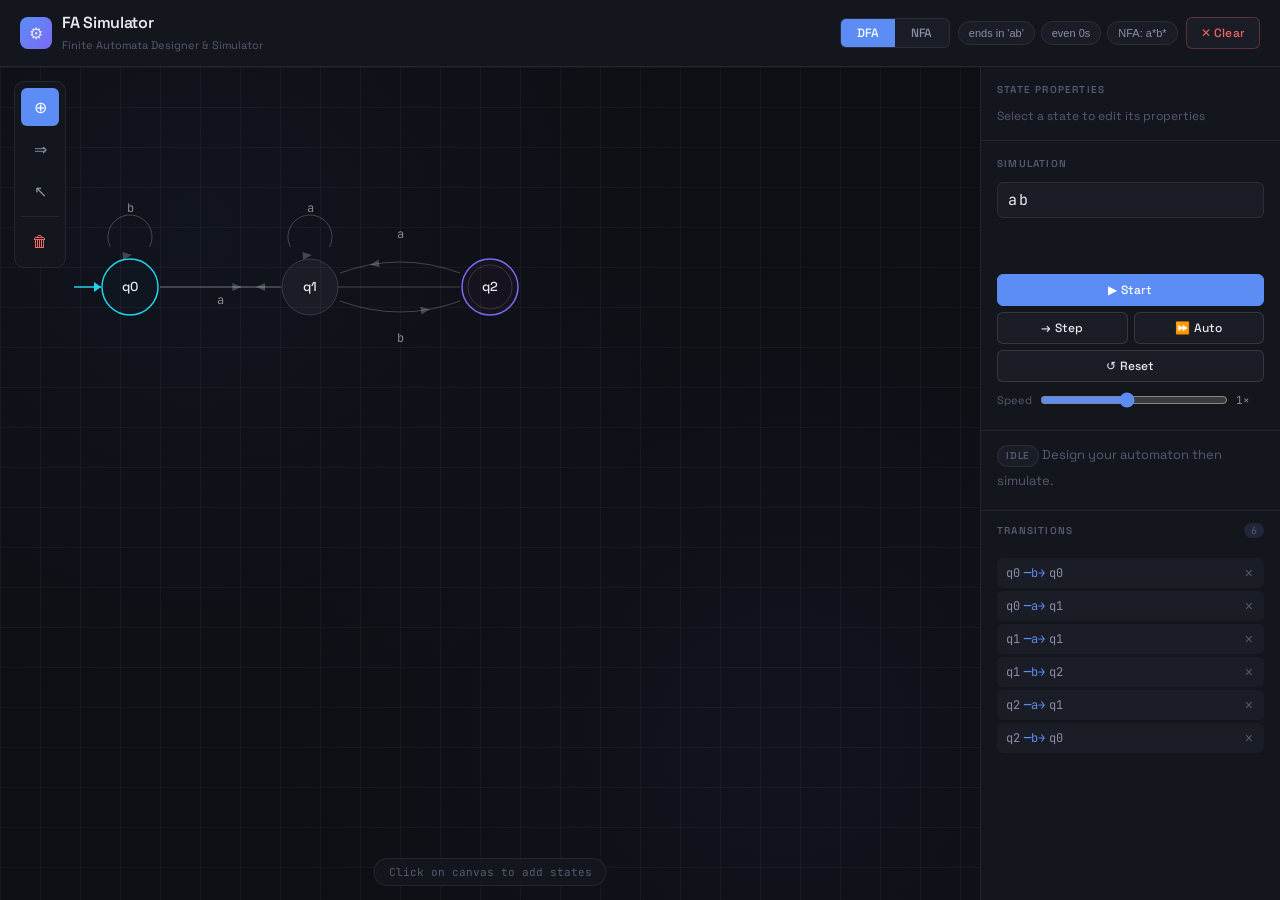
<file: finite_automata_simulator.html>
<!DOCTYPE html>
<html lang="en">
<head>
<meta charset="UTF-8">
<meta name="viewport" content="width=device-width, initial-scale=1.0">
<title>Finite Automata Simulator</title>
<link href="https://fonts.googleapis.com/css2?family=JetBrains+Mono:wght@400;500;600&family=Space+Grotesk:wght@300;400;500;600;700&display=swap" rel="stylesheet">
<style>
  :root {
    --bg: #0d0f14;
    --surface: #13161d;
    --surface2: #1a1d26;
    --surface3: #21263a;
    --border: rgba(255,255,255,0.07);
    --border2: rgba(255,255,255,0.12);
    --text: #e8eaf0;
    --text2: #8a8fa8;
    --text3: #555b72;
    --accent: #5b8df5;
    --accent2: #7c6af7;
    --green: #3ecf8e;
    --red: #f56565;
    --amber: #f5a623;
    --cyan: #22d3ee;
    --radius: 10px;
    --radius-sm: 6px;
    --mono: 'JetBrains Mono', monospace;
    --sans: 'Space Grotesk', sans-serif;
  }

  * { box-sizing: border-box; margin: 0; padding: 0; }

  body {
    font-family: var(--sans);
    background: var(--bg);
    color: var(--text);
    min-height: 100vh;
    display: flex;
    flex-direction: column;
    overflow: hidden;
  }

  /* HEADER */
  header {
    display: flex;
    align-items: center;
    justify-content: space-between;
    padding: 12px 20px;
    background: var(--surface);
    border-bottom: 1px solid var(--border);
    flex-shrink: 0;
    gap: 12px;
    flex-wrap: wrap;
  }

  .logo {
    display: flex;
    align-items: center;
    gap: 10px;
  }

  .logo-icon {
    width: 32px; height: 32px;
    background: linear-gradient(135deg, var(--accent), var(--accent2));
    border-radius: 8px;
    display: flex; align-items: center; justify-content: center;
    font-size: 16px;
  }

  .logo h1 {
    font-size: 16px;
    font-weight: 600;
    letter-spacing: -0.3px;
  }

  .logo span {
    font-size: 11px;
    color: var(--text3);
    font-weight: 400;
  }

  .header-controls {
    display: flex;
    align-items: center;
    gap: 8px;
    flex-wrap: wrap;
  }

  .type-toggle {
    display: flex;
    background: var(--surface2);
    border: 1px solid var(--border);
    border-radius: var(--radius-sm);
    overflow: hidden;
  }

  .type-toggle button {
    padding: 6px 16px;
    font-family: var(--sans);
    font-size: 12px;
    font-weight: 500;
    border: none;
    background: transparent;
    color: var(--text2);
    cursor: pointer;
    transition: all 0.15s;
    letter-spacing: 0.3px;
  }

  .type-toggle button.active {
    background: var(--accent);
    color: #fff;
  }

  .btn {
    padding: 7px 14px;
    font-family: var(--sans);
    font-size: 12px;
    font-weight: 500;
    border-radius: var(--radius-sm);
    border: 1px solid var(--border2);
    background: var(--surface2);
    color: var(--text);
    cursor: pointer;
    transition: all 0.15s;
    letter-spacing: 0.2px;
    white-space: nowrap;
  }

  .btn:hover { background: var(--surface3); border-color: rgba(255,255,255,0.2); }
  .btn:active { transform: scale(0.97); }
  .btn.danger { border-color: rgba(245,101,101,0.3); color: var(--red); }
  .btn.danger:hover { background: rgba(245,101,101,0.08); }
  .btn.primary { background: var(--accent); border-color: var(--accent); color: #fff; }
  .btn.primary:hover { background: #6d9cf7; }
  .btn.success-btn { background: var(--green); border-color: var(--green); color: #0d1a0f; }

  /* MAIN LAYOUT */
  .main {
    display: grid;
    grid-template-columns: 1fr 300px;
    flex: 1;
    overflow: hidden;
  }

  /* CANVAS */
  #canvas-wrap {
    position: relative;
    overflow: hidden;
    background: var(--bg);
    background-image:
      radial-gradient(circle at 20% 20%, rgba(91,141,245,0.04) 0%, transparent 50%),
      radial-gradient(circle at 80% 80%, rgba(124,106,247,0.04) 0%, transparent 50%);
  }

  #grid-bg {
    position: absolute; inset: 0; pointer-events: none;
    background-image:
      linear-gradient(var(--border) 1px, transparent 1px),
      linear-gradient(90deg, var(--border) 1px, transparent 1px);
    background-size: 40px 40px;
    opacity: 0.5;
  }

  canvas {
    display: block;
    width: 100%;
    height: 100%;
    cursor: crosshair;
  }

  /* TOOLBAR */
  .toolbar {
    position: absolute;
    top: 14px;
    left: 14px;
    display: flex;
    flex-direction: column;
    gap: 4px;
    background: var(--surface);
    border: 1px solid var(--border);
    border-radius: var(--radius);
    padding: 6px;
  }

  .tool-btn {
    width: 38px; height: 38px;
    display: flex; align-items: center; justify-content: center;
    border-radius: var(--radius-sm);
    border: none;
    background: transparent;
    color: var(--text2);
    cursor: pointer;
    font-size: 16px;
    transition: all 0.15s;
    position: relative;
  }

  .tool-btn:hover { background: var(--surface2); color: var(--text); }
  .tool-btn.active { background: var(--accent); color: #fff; }

  .tool-sep { height: 1px; background: var(--border); margin: 2px 0; }

  /* Tooltip */
  .tool-btn::after {
    content: attr(data-tip);
    position: absolute;
    left: 46px; top: 50%;
    transform: translateY(-50%);
    background: var(--surface3);
    border: 1px solid var(--border2);
    color: var(--text);
    font-family: var(--sans);
    font-size: 11px;
    padding: 4px 8px;
    border-radius: 4px;
    white-space: nowrap;
    pointer-events: none;
    opacity: 0;
    transition: opacity 0.1s;
    z-index: 10;
  }

  .tool-btn:hover::after { opacity: 1; }

  /* Canvas hint */
  .canvas-hint {
    position: absolute;
    bottom: 14px;
    left: 50%;
    transform: translateX(-50%);
    background: var(--surface);
    border: 1px solid var(--border);
    border-radius: 20px;
    padding: 6px 14px;
    font-size: 11px;
    color: var(--text3);
    font-family: var(--mono);
    pointer-events: none;
    transition: opacity 0.3s;
  }

  /* SIDEBAR */
  .sidebar {
    background: var(--surface);
    border-left: 1px solid var(--border);
    display: flex;
    flex-direction: column;
    overflow: hidden;
  }

  .panel {
    padding: 16px;
    border-bottom: 1px solid var(--border);
  }

  .panel-title {
    font-size: 10px;
    font-weight: 600;
    letter-spacing: 0.12em;
    text-transform: uppercase;
    color: var(--text3);
    margin-bottom: 12px;
  }

  /* State props */
  .field { margin-bottom: 10px; }
  .field label { display: block; font-size: 11px; color: var(--text3); margin-bottom: 5px; }

  input[type=text], input[type=number] {
    width: 100%;
    background: var(--surface2);
    border: 1px solid var(--border);
    border-radius: var(--radius-sm);
    color: var(--text);
    font-family: var(--mono);
    font-size: 13px;
    padding: 7px 10px;
    outline: none;
    transition: border-color 0.15s;
  }

  input[type=text]:focus, input[type=number]:focus {
    border-color: var(--accent);
  }

  .checkbox-row {
    display: flex;
    align-items: center;
    gap: 8px;
    margin-bottom: 8px;
    cursor: pointer;
  }

  .checkbox-row input[type=checkbox] { accent-color: var(--accent); width: 14px; height: 14px; cursor: pointer; }
  .checkbox-row span { font-size: 13px; color: var(--text2); }

  /* Simulation panel */
  .sim-input-wrap {
    display: flex;
    gap: 6px;
    margin-bottom: 10px;
  }

  .sim-input-wrap input {
    flex: 1;
    font-family: var(--mono);
    font-size: 15px;
    letter-spacing: 0.1em;
  }

  /* Tape */
  #tape {
    display: flex;
    gap: 3px;
    min-height: 36px;
    align-items: center;
    flex-wrap: wrap;
    margin-bottom: 10px;
  }

  .tape-cell {
    width: 30px; height: 30px;
    display: flex; align-items: center; justify-content: center;
    font-family: var(--mono);
    font-size: 14px;
    font-weight: 500;
    border: 1px solid var(--border);
    border-radius: 5px;
    background: var(--surface2);
    color: var(--text3);
    transition: all 0.2s;
  }

  .tape-cell.done { color: var(--text3); border-color: var(--border); background: var(--bg); }
  .tape-cell.current {
    background: rgba(245,166,35,0.15);
    border-color: var(--amber);
    color: var(--amber);
    transform: scale(1.1);
    box-shadow: 0 0 10px rgba(245,166,35,0.25);
  }

  .tape-cell.upcoming { color: var(--text2); }

  .sim-btns {
    display: grid;
    grid-template-columns: 1fr 1fr;
    gap: 6px;
    margin-bottom: 10px;
  }

  .sim-btns .btn { text-align: center; }
  .sim-btns .btn.full { grid-column: 1/-1; }

  .speed-row {
    display: flex;
    align-items: center;
    gap: 8px;
  }

  .speed-row label { font-size: 11px; color: var(--text3); white-space: nowrap; }

  input[type=range] {
    flex: 1;
    accent-color: var(--accent);
    cursor: pointer;
  }

  .speed-row span { font-size: 11px; color: var(--text2); font-family: var(--mono); min-width: 28px; }

  /* Status */
  #status-area {
    padding: 14px 16px;
    flex-shrink: 0;
    border-bottom: 1px solid var(--border);
  }

  #status-msg {
    font-size: 13px;
    line-height: 1.6;
    min-height: 20px;
  }

  .badge {
    display: inline-block;
    font-size: 10px;
    font-weight: 600;
    letter-spacing: 0.08em;
    text-transform: uppercase;
    padding: 2px 8px;
    border-radius: 20px;
    margin-bottom: 4px;
  }

  .badge.accept { background: rgba(62,207,142,0.15); color: var(--green); border: 1px solid rgba(62,207,142,0.3); }
  .badge.reject { background: rgba(245,101,101,0.12); color: var(--red); border: 1px solid rgba(245,101,101,0.25); }
  .badge.running { background: rgba(245,166,35,0.12); color: var(--amber); border: 1px solid rgba(245,166,35,0.25); }
  .badge.idle { background: var(--surface2); color: var(--text3); border: 1px solid var(--border); }

  #step-info {
    font-size: 11px;
    color: var(--text3);
    font-family: var(--mono);
    margin-top: 4px;
  }

  #nfa-paths {
    font-size: 11px;
    color: var(--text2);
    font-family: var(--mono);
    margin-top: 6px;
    line-height: 1.8;
    max-height: 50px;
    overflow-y: auto;
  }

  /* Transitions list */
  #trans-list {
    flex: 1;
    overflow-y: auto;
    padding: 10px 16px;
  }

  #trans-list::-webkit-scrollbar { width: 4px; }
  #trans-list::-webkit-scrollbar-track { background: transparent; }
  #trans-list::-webkit-scrollbar-thumb { background: var(--border2); border-radius: 2px; }

  .trans-item {
    display: flex;
    align-items: center;
    justify-content: space-between;
    padding: 6px 8px;
    border-radius: var(--radius-sm);
    font-size: 12px;
    font-family: var(--mono);
    color: var(--text2);
    margin-bottom: 3px;
    background: var(--surface2);
    border: 1px solid transparent;
    transition: all 0.15s;
  }

  .trans-item:hover { border-color: var(--border2); }
  .trans-item.highlighted { border-color: var(--amber); background: rgba(245,166,35,0.08); color: var(--amber); }

  .trans-item .del-trans {
    background: none; border: none;
    color: var(--text3); cursor: pointer; font-size: 14px; padding: 0 2px;
    line-height: 1;
  }
  .trans-item .del-trans:hover { color: var(--red); }

  .trans-arrow { color: var(--accent); margin: 0 4px; }
  .trans-sym { color: var(--cyan); margin: 0 4px; }

  .panel-title-row {
    display: flex;
    align-items: center;
    justify-content: space-between;
    margin-bottom: 10px;
  }

  .count-badge {
    font-size: 10px;
    background: var(--surface3);
    color: var(--text3);
    padding: 1px 7px;
    border-radius: 20px;
    font-family: var(--mono);
  }

  /* Examples */
  .examples-row {
    display: flex;
    gap: 6px;
    flex-wrap: wrap;
  }

  .ex-btn {
    font-size: 11px;
    padding: 5px 10px;
    background: var(--surface2);
    border: 1px solid var(--border);
    border-radius: 20px;
    color: var(--text2);
    cursor: pointer;
    transition: all 0.15s;
  }

  .ex-btn:hover { border-color: var(--accent); color: var(--accent); }

  /* Modal for transition editing */
  .modal-overlay {
    display: none;
    position: fixed; inset: 0;
    background: rgba(0,0,0,0.6);
    z-index: 100;
    align-items: center; justify-content: center;
  }
  .modal-overlay.open { display: flex; }
  .modal {
    background: var(--surface);
    border: 1px solid var(--border2);
    border-radius: var(--radius);
    padding: 20px;
    width: 280px;
    box-shadow: 0 20px 60px rgba(0,0,0,0.5);
  }
  .modal h3 { font-size: 14px; font-weight: 600; margin-bottom: 14px; }
  .modal-btns { display: flex; gap: 8px; justify-content: flex-end; margin-top: 14px; }

  /* Responsive */
  @media (max-width: 640px) {
    .main { grid-template-columns: 1fr; grid-template-rows: 1fr auto; }
    .sidebar { max-height: 45vh; overflow-y: auto; }
    body { overflow: auto; }
  }
</style>
</head>
<body>

<header>
  <div class="logo">
    <div class="logo-icon">⚙</div>
    <div>
      <h1>FA Simulator</h1>
      <span>Finite Automata Designer &amp; Simulator</span>
    </div>
  </div>
  <div class="header-controls">
    <div class="type-toggle">
      <button id="btn-dfa" class="active" onclick="setAutType('DFA')">DFA</button>
      <button id="btn-nfa" onclick="setAutType('NFA')">NFA</button>
    </div>
    <div class="examples-row">
      <button class="ex-btn" onclick="loadExample('ab')">ends in 'ab'</button>
      <button class="ex-btn" onclick="loadExample('even')">even 0s</button>
      <button class="ex-btn" onclick="loadExample('nfa')">NFA: a*b*</button>
    </div>
    <button class="btn danger" onclick="clearAll()">✕ Clear</button>
  </div>
</header>

<div class="main">
  <div id="canvas-wrap">
    <div id="grid-bg"></div>
    <canvas id="c"></canvas>

    <div class="toolbar">
      <button class="tool-btn active" id="tool-state" data-tip="Add State (click canvas)" onclick="setMode('state')">⊕</button>
      <button class="tool-btn" id="tool-trans" data-tip="Add Transition (drag between states)" onclick="setMode('trans')">⇒</button>
      <button class="tool-btn" id="tool-select" data-tip="Select / Move (click or drag)" onclick="setMode('select')">↖</button>
      <div class="tool-sep"></div>
      <button class="tool-btn" data-tip="Delete selected state" onclick="deleteSelected()" style="color:var(--red)">🗑</button>
    </div>

    <div class="canvas-hint" id="hint">Click on canvas to add states</div>
  </div>

  <div class="sidebar">
    <!-- State Properties -->
    <div class="panel" id="state-panel">
      <div class="panel-title">State Properties</div>
      <div id="state-props">
        <p style="font-size:12px;color:var(--text3)">Select a state to edit its properties</p>
      </div>
    </div>

    <!-- Simulation -->
    <div class="panel">
      <div class="panel-title">Simulation</div>
      <div class="sim-input-wrap">
        <input type="text" id="input-str" placeholder="input string…" value="ab">
      </div>
      <div id="tape"></div>
      <div class="sim-btns">
        <button class="btn primary full" onclick="startSim()">▶ Start</button>
        <button class="btn" onclick="stepSim()">→ Step</button>
        <button class="btn" id="auto-btn" onclick="autoRun()">⏩ Auto</button>
        <button class="btn full" onclick="resetSim()">↺ Reset</button>
      </div>
      <div class="speed-row">
        <label>Speed</label>
        <input type="range" id="speed" min="100" max="1400" value="700" step="100" oninput="updateSpeedLabel(this.value)">
        <span id="speed-lbl">1×</span>
      </div>
      <div id="nfa-paths"></div>
    </div>

    <!-- Status -->
    <div id="status-area">
      <div id="status-msg"><span class="badge idle">Idle</span> <span style="font-size:13px;color:var(--text3)">Design your automaton then simulate.</span></div>
      <div id="step-info"></div>
    </div>

    <!-- Transitions list -->
    <div class="panel-title-row" style="padding:12px 16px 0;">
      <span class="panel-title" style="margin-bottom:0">Transitions</span>
      <span class="count-badge" id="trans-count">0</span>
    </div>
    <div id="trans-list"></div>
  </div>
</div>

<!-- Modal for transition symbol -->
<div class="modal-overlay" id="modal">
  <div class="modal">
    <h3>Add Transition</h3>
    <div class="field">
      <label>Symbol (use ε for epsilon / NFA)</label>
      <input type="text" id="modal-sym" placeholder="a, b, 0, 1, ε …" maxlength="10">
    </div>
    <div class="modal-btns">
      <button class="btn" onclick="closeModal(false)">Cancel</button>
      <button class="btn primary" onclick="closeModal(true)">Add</button>
    </div>
  </div>
</div>

<script>
// ─── State ────────────────────────────────────────────────────────────────────
const canvas = document.getElementById('c');
const ctx    = canvas.getContext('2d');
const wrap   = document.getElementById('canvas-wrap');

let states      = [];
let transitions = [];
let stateId     = 0;
let transId     = 0;

let mode          = 'state';
let selectedState = null;
let autType       = 'DFA';

// Drag state
let dragFrom   = null;   // source state for transition drag
let dragPos    = null;   // current mouse position during drag
let dragState  = null;   // state being moved
let dragOffset = null;

// Simulation
let simActive     = false;
let autoRunning   = false;
let autoTimer     = null;
let simStep       = -1;
let currentSt     = null;   // DFA current state id
let nfaCurrent    = [];     // NFA active nodes [{stateId, path, transId}]
let lastTrans     = null;   // last fired transition id (for highlighting)
let inputStr      = '';

// Modal callback
let modalResolve  = null;

// ─── Canvas resize ────────────────────────────────────────────────────────────
function resize() {
  const dpr  = window.devicePixelRatio || 1;
  const W    = wrap.clientWidth;
  const H    = wrap.clientHeight;
  canvas.width  = W * dpr;
  canvas.height = H * dpr;
  canvas.style.width  = W + 'px';
  canvas.style.height = H + 'px';
  ctx.setTransform(dpr, 0, 0, dpr, 0, 0);
  draw();
}
window.addEventListener('resize', resize);
setTimeout(resize, 80);

// ─── Mode ─────────────────────────────────────────────────────────────────────
function setMode(m) {
  mode = m;
  dragFrom = null; dragPos = null; dragState = null;
  document.querySelectorAll('.tool-btn').forEach(b => b.classList.remove('active'));
  const btn = document.getElementById('tool-' + m);
  if (btn) btn.classList.add('active');
  const hints = { state:'Click canvas to add states', trans:'Drag from one state to another', select:'Click to select · Drag to move · Double-click to toggle accept' };
  document.getElementById('hint').textContent = hints[m] || '';
  canvas.style.cursor = m === 'select' ? 'default' : 'crosshair';
  draw();
}

function setAutType(t) {
  autType = t;
  document.getElementById('btn-dfa').classList.toggle('active', t === 'DFA');
  document.getElementById('btn-nfa').classList.toggle('active', t === 'NFA');
  resetSim();
}

// ─── Drawing ──────────────────────────────────────────────────────────────────
const R = 28;   // state radius

function draw() {
  const W = wrap.clientWidth, H = wrap.clientHeight;
  ctx.clearRect(0, 0, W, H);

  // Transitions first
  transitions.forEach(t => drawTransition(t));

  // States on top
  states.forEach(s => {
    const isCurrent = simActive && (
      autType === 'NFA'
        ? nfaCurrent.some(n => n.stateId === s.id)
        : s.id === currentSt
    );
    drawState(s, s.id === (selectedState && selectedState.id), isCurrent);
  });

  // Drag preview arrow
  if (mode === 'trans' && dragFrom && dragPos) {
    ctx.save();
    ctx.strokeStyle = '#5b8df5';
    ctx.lineWidth   = 1.5;
    ctx.setLineDash([5, 4]);
    ctx.globalAlpha = 0.7;
    ctx.beginPath();
    ctx.moveTo(dragFrom.x, dragFrom.y);
    ctx.lineTo(dragPos.x, dragPos.y);
    ctx.stroke();
    ctx.restore();
  }
}

function drawState(s, selected, current) {
  ctx.save();

  const isAccCurrent = current && s.isAccept;

  // Outer glow for current
  if (current) {
    const grd = ctx.createRadialGradient(s.x, s.y, R - 4, s.x, s.y, R + 18);
    grd.addColorStop(0,   'rgba(245,166,35,0.35)');
    grd.addColorStop(1,   'rgba(245,166,35,0)');
    ctx.fillStyle = grd;
    ctx.beginPath();
    ctx.arc(s.x, s.y, R + 18, 0, Math.PI * 2);
    ctx.fill();
  }

  // Fill color
  let fill = '#1a1d26';
  if (current)      fill = '#251f10';
  else if (selected) fill = '#111928';
  else if (s.isStart && s.isAccept) fill = '#0f1e17';
  else if (s.isStart)  fill = '#0f1620';
  else if (s.isAccept) fill = '#16131e';

  ctx.beginPath();
  ctx.arc(s.x, s.y, R, 0, Math.PI * 2);
  ctx.fillStyle = fill;
  ctx.fill();

  // Stroke
  if (current) {
    ctx.strokeStyle = '#f5a623';
    ctx.lineWidth   = 2;
  } else if (selected) {
    ctx.strokeStyle = '#5b8df5';
    ctx.lineWidth   = 2;
  } else if (s.isStart && s.isAccept) {
    ctx.strokeStyle = '#3ecf8e';
    ctx.lineWidth   = 1.5;
  } else if (s.isStart) {
    ctx.strokeStyle = '#22d3ee';
    ctx.lineWidth   = 1.5;
  } else if (s.isAccept) {
    ctx.strokeStyle = '#7c6af7';
    ctx.lineWidth   = 1.5;
  } else {
    ctx.strokeStyle = 'rgba(255,255,255,0.15)';
    ctx.lineWidth   = 1;
  }
  ctx.stroke();

  // Accept double ring
  if (s.isAccept) {
    ctx.beginPath();
    ctx.arc(s.x, s.y, R - 6, 0, Math.PI * 2);
    ctx.strokeStyle = current ? '#f5a623' : (selected ? '#5b8df5' : 'rgba(255,255,255,0.15)');
    ctx.lineWidth   = 1;
    ctx.stroke();
  }

  // Start arrow
  if (s.isStart) {
    ctx.beginPath();
    ctx.moveTo(s.x - R - 28, s.y);
    ctx.lineTo(s.x - R - 1,  s.y);
    ctx.strokeStyle = '#22d3ee';
    ctx.lineWidth   = 1.5;
    ctx.stroke();
    // arrowhead
    ctx.beginPath();
    ctx.moveTo(s.x - R - 1, s.y);
    ctx.lineTo(s.x - R - 8, s.y - 5);
    ctx.lineTo(s.x - R - 8, s.y + 5);
    ctx.closePath();
    ctx.fillStyle = '#22d3ee';
    ctx.fill();
  }

  // Label
  ctx.font      = '500 13px ' + "'Space Grotesk', sans-serif";
  ctx.textAlign = 'center';
  ctx.textBaseline = 'middle';
  ctx.fillStyle = current ? '#f5a623' : (selected ? '#5b8df5' : '#e8eaf0');
  ctx.fillText(s.label, s.x, s.y);

  ctx.restore();
}

function drawTransition(t) {
  const from = states.find(s => s.id === t.from);
  const to   = states.find(s => s.id === t.to);
  if (!from || !to) return;

  const highlighted = simActive && lastTrans === t.id;
  const color = highlighted ? '#f5a623' : 'rgba(255,255,255,0.22)';
  const lcolor = highlighted ? '#f5a623' : 'rgba(255,255,255,0.5)';
  const lw    = highlighted ? 2.5 : 1;

  ctx.save();
  ctx.strokeStyle = color;
  ctx.fillStyle   = color;
  ctx.lineWidth   = lw;

  if (highlighted) {
    ctx.shadowColor = '#f5a623';
    ctx.shadowBlur  = 8;
  }

  // Group same-pair transitions
  const sameGroup = transitions.filter(tt =>
    (tt.from === t.from && tt.to === t.to) ||
    (tt.from === t.to   && tt.to === t.from)
  );
  const hasBidi = transitions.some(tt => tt.from === t.to && tt.to === t.from && tt.id !== t.id);

  const angle  = Math.atan2(to.y - from.y, to.x - from.x);
  const perp   = angle + Math.PI / 2;

  if (t.from === t.to) {
    // Self-loop
    const lx = from.x;
    const ly = from.y - R - 22;
    ctx.beginPath();
    ctx.arc(lx, ly, 22, 0.15 * Math.PI, 0.85 * Math.PI, true);
    ctx.stroke();
    // Arrowhead at bottom of loop
    arrowHead(ctx, lx - 10, ly + 19, lx + 2, ly + 18);
    // Label
    ctx.shadowBlur = 0;
    ctx.font = '12px ' + "'JetBrains Mono', monospace";
    ctx.textAlign    = 'center';
    ctx.textBaseline = 'bottom';
    ctx.fillStyle    = lcolor;
    ctx.fillText(t.symbol, lx, ly - 22);
  } else {
    const offset = hasBidi ? 14 : 0;
    const sx = from.x + Math.cos(angle) * (R + 2) + Math.cos(perp) * offset;
    const sy = from.y + Math.sin(angle) * (R + 2) + Math.sin(perp) * offset;
    const ex = to.x   - Math.cos(angle) * (R + 2) + Math.cos(perp) * offset;
    const ey = to.y   - Math.sin(angle) * (R + 2) + Math.sin(perp) * offset;

    if (hasBidi) {
      const mx = (sx + ex) / 2 + Math.cos(perp) * 22;
      const my = (sy + ey) / 2 + Math.sin(perp) * 22;
      ctx.beginPath();
      ctx.moveTo(sx, sy);
      ctx.quadraticCurveTo(mx, my, ex, ey);
      ctx.stroke();
      // Arrow at 70% along curve
      const tx1 = quadPoint(sx, mx, ex, 0.65);
      const ty1 = quadPoint(sy, my, ey, 0.65);
      const tx2 = quadPoint(sx, mx, ex, 0.75);
      const ty2 = quadPoint(sy, my, ey, 0.75);
      arrowHead(ctx, tx1, ty1, tx2, ty2);
      // Label
      ctx.shadowBlur = 0;
      ctx.font = '12px ' + "'JetBrains Mono', monospace";
      ctx.textAlign    = 'center';
      ctx.textBaseline = 'middle';
      ctx.fillStyle    = lcolor;
      const lmx = (sx + ex) / 2 + Math.cos(perp) * 38;
      const lmy = (sy + ey) / 2 + Math.sin(perp) * 38;
      ctx.fillText(t.symbol, lmx, lmy);
    } else {
      ctx.beginPath();
      ctx.moveTo(sx, sy);
      ctx.lineTo(ex, ey);
      ctx.stroke();
      const mx70 = sx + (ex - sx) * 0.68;
      const my70 = sy + (ey - sy) * 0.68;
      arrowHead(ctx, sx + (ex - sx) * 0.6, sy + (ey - sy) * 0.6, mx70, my70);
      // Label (perpendicular offset)
      ctx.shadowBlur = 0;
      ctx.font = '12px ' + "'JetBrains Mono', monospace";
      ctx.textAlign    = 'center';
      ctx.textBaseline = 'middle';
      ctx.fillStyle    = lcolor;
      const lmx = (sx + ex) / 2 - Math.sin(angle) * 14;
      const lmy = (sy + ey) / 2 + Math.cos(angle) * 14;
      ctx.fillText(t.symbol, lmx, lmy);
    }
  }
  ctx.restore();
}

function quadPoint(p0, p1, p2, t) {
  return (1 - t) * (1 - t) * p0 + 2 * (1 - t) * t * p1 + t * t * p2;
}

function arrowHead(ctx, fx, fy, tx, ty) {
  const angle = Math.atan2(ty - fy, tx - fx);
  const len   = 10, spread = 0.4;
  ctx.beginPath();
  ctx.moveTo(tx, ty);
  ctx.lineTo(tx - len * Math.cos(angle - spread), ty - len * Math.sin(angle - spread));
  ctx.lineTo(tx - len * Math.cos(angle + spread), ty - len * Math.sin(angle + spread));
  ctx.closePath();
  ctx.fill();
}

// ─── Hit test ─────────────────────────────────────────────────────────────────
function hitState(x, y) {
  return states.find(s => Math.hypot(s.x - x, s.y - y) <= R + 4) || null;
}

function canvasPos(e) {
  const r = canvas.getBoundingClientRect();
  return { x: e.clientX - r.left, y: e.clientY - r.top };
}

// ─── Mouse events ─────────────────────────────────────────────────────────────
canvas.addEventListener('mousedown', e => {
  if (simActive) return;
  const { x, y } = canvasPos(e);
  const hit = hitState(x, y);

  if (mode === 'state') {
    if (!hit) {
      const lbl = 'q' + stateId;
      states.push({ id: stateId++, x, y, label: lbl, isStart: states.length === 0, isAccept: false });
      draw(); renderTransList(); return;
    }
  }

  if (mode === 'trans' && hit) {
    dragFrom = hit;
    dragPos  = { x, y };
    return;
  }

  if (mode === 'select') {
    if (hit) {
      selectedState = hit;
      dragState  = hit;
      dragOffset = { x: x - hit.x, y: y - hit.y };
      showStateProps(hit);
    } else {
      selectedState = null;
      showStateProps(null);
    }
    draw();
  }
});

canvas.addEventListener('mousemove', e => {
  const { x, y } = canvasPos(e);
  if (mode === 'trans' && dragFrom) { dragPos = { x, y }; draw(); return; }
  if (mode === 'select' && dragState) {
    dragState.x = x - dragOffset.x;
    dragState.y = y - dragOffset.y;
    draw();
  }
});

canvas.addEventListener('mouseup', async e => {
  const { x, y } = canvasPos(e);
  if (mode === 'trans' && dragFrom) {
    const target = hitState(x, y);
    if (target) {
      const sym = await promptSymbol();
      if (sym !== null && sym.trim() !== '') {
        transitions.push({ id: transId++, from: dragFrom.id, to: target.id, symbol: sym.trim() });
        renderTransList();
      }
    }
    dragFrom = null; dragPos = null; draw(); return;
  }
  dragState = null;
});

canvas.addEventListener('dblclick', e => {
  if (mode !== 'select') return;
  const { x, y } = canvasPos(e);
  const hit = hitState(x, y);
  if (hit) { hit.isAccept = !hit.isAccept; draw(); showStateProps(hit); }
});

// Touch support
function toMouse(type, touch) {
  return new MouseEvent(type, { clientX: touch.clientX, clientY: touch.clientY });
}
canvas.addEventListener('touchstart',  e => { e.preventDefault(); canvas.dispatchEvent(toMouse('mousedown', e.touches[0])); }, { passive: false });
canvas.addEventListener('touchmove',   e => { e.preventDefault(); canvas.dispatchEvent(toMouse('mousemove', e.touches[0])); }, { passive: false });
canvas.addEventListener('touchend',    e => { e.preventDefault(); canvas.dispatchEvent(toMouse('mouseup', e.changedTouches[0])); }, { passive: false });

// ─── Modal ────────────────────────────────────────────────────────────────────
function promptSymbol() {
  return new Promise(resolve => {
    modalResolve = resolve;
    document.getElementById('modal-sym').value = '';
    document.getElementById('modal').classList.add('open');
    setTimeout(() => document.getElementById('modal-sym').focus(), 50);
  });
}

function closeModal(ok) {
  document.getElementById('modal').classList.remove('open');
  if (modalResolve) {
    const val = ok ? document.getElementById('modal-sym').value : null;
    modalResolve(val);
    modalResolve = null;
  }
}

document.getElementById('modal-sym').addEventListener('keydown', e => {
  if (e.key === 'Enter') closeModal(true);
  if (e.key === 'Escape') closeModal(false);
});

// ─── State props panel ────────────────────────────────────────────────────────
function showStateProps(s) {
  const el = document.getElementById('state-props');
  if (!s) {
    el.innerHTML = '<p style="font-size:12px;color:var(--text3)">Select a state to edit its properties</p>';
    return;
  }
  el.innerHTML = `
    <div class="field">
      <label>Label</label>
      <input type="text" value="${s.label}" oninput="updateState(${s.id},'label',this.value)">
    </div>
    <div class="checkbox-row">
      <input type="checkbox" id="chk-start" ${s.isStart ? 'checked' : ''} onchange="setStart(${s.id})">
      <label for="chk-start" style="cursor:pointer"><span>Start state</span></label>
    </div>
    <div class="checkbox-row">
      <input type="checkbox" id="chk-accept" ${s.isAccept ? 'checked' : ''} onchange="updateState(${s.id},'isAccept',this.checked)">
      <label for="chk-accept" style="cursor:pointer"><span>Accept state</span></label>
    </div>
    <button class="btn danger" onclick="deleteState(${s.id})" style="margin-top:4px;font-size:12px">Delete State</button>
  `;
}

function updateState(id, key, val) {
  const s = states.find(s => s.id === id);
  if (!s) return;
  s[key] = val;
  draw(); renderTransList();
  if (key === 'label') showStateProps(s);
}

function setStart(id) {
  states.forEach(s => s.isStart = s.id === id);
  draw();
}

function deleteState(id) {
  states      = states.filter(s => s.id !== id);
  transitions = transitions.filter(t => t.from !== id && t.to !== id);
  selectedState = null;
  showStateProps(null);
  draw(); renderTransList();
}

function deleteSelected() {
  if (selectedState) deleteState(selectedState.id);
}

// ─── Transitions list ─────────────────────────────────────────────────────────
function renderTransList() {
  const el = document.getElementById('trans-list');
  document.getElementById('trans-count').textContent = transitions.length;
  if (transitions.length === 0) {
    el.innerHTML = '<p style="font-size:12px;color:var(--text3);padding:4px 0">No transitions yet</p>';
    return;
  }
  el.innerHTML = transitions.map(t => {
    const fs = states.find(s => s.id === t.from);
    const ts = states.find(s => s.id === t.to);
    const hl = simActive && lastTrans === t.id ? ' highlighted' : '';
    return `<div class="trans-item${hl}" id="ti-${t.id}">
      <span>${fs?.label || '?'}<span class="trans-arrow">─${t.symbol}→</span>${ts?.label || '?'}</span>
      <button class="del-trans" onclick="deleteTrans(${t.id})" title="Delete">×</button>
    </div>`;
  }).join('');
}

function deleteTrans(id) {
  transitions = transitions.filter(t => t.id !== id);
  renderTransList(); draw();
}

// ─── NFA ε-closure ────────────────────────────────────────────────────────────
function epsClosure(nodes) {
  const visited = new Set(nodes.map(n => n.stateId));
  const q = [...nodes];
  const out = [...nodes];
  while (q.length) {
    const cur = q.shift();
    transitions
      .filter(t => t.from === cur.stateId && t.symbol === 'ε')
      .forEach(t => {
        if (!visited.has(t.to)) {
          visited.add(t.to);
          const node = { stateId: t.to, path: [...cur.path, { stateId: t.to, symbol: 'ε' }], transId: t.id };
          out.push(node);
          q.push(node);
        }
      });
  }
  return out;
}

// ─── Simulation ───────────────────────────────────────────────────────────────
function startSim() {
  inputStr = document.getElementById('input-str').value;
  simStep  = 0;
  simActive = true;
  lastTrans = null;

  const start = states.find(s => s.isStart);
  if (!start) { setStatus('No start state defined.', 'reject'); return; }

  currentSt  = start.id;
  nfaCurrent = epsClosure([{ stateId: start.id, path: [{ stateId: start.id, symbol: 'ε' }] }]);

  renderTape();
  updateStatus();
  draw();
}

function stepSim() {
  if (!simActive) { startSim(); return; }
  if (simStep >= inputStr.length) { endSim(); return; }

  const sym = inputStr[simStep];
  lastTrans = null;

  if (autType === 'DFA') {
    const ts = transitions.filter(t => t.from === currentSt && t.symbol === sym);
    if (ts.length === 0) {
      const cur = states.find(s => s.id === currentSt);
      setStatus(`Dead: no transition from <b>${cur?.label}</b> on '<span style="font-family:var(--mono)">${sym}</span>'`, 'reject');
      simActive = false; renderTape(); draw(); renderTransList(); return;
    }
    lastTrans  = ts[0].id;
    currentSt  = ts[0].to;
  } else {
    // NFA step
    const next = [];
    nfaCurrent.forEach(node => {
      transitions
        .filter(t => t.from === node.stateId && t.symbol === sym)
        .forEach(t => {
          next.push({ stateId: t.to, path: [...node.path, { stateId: t.to, symbol: sym }], transId: t.id });
        });
    });
    const closed = epsClosure(next);
    nfaCurrent = closed;
    if (nfaCurrent.length === 0) {
      setStatus(`All NFA paths died on '<span style="font-family:var(--mono)">${sym}</span>'`, 'reject');
      simActive = false; renderTape(); draw(); renderTransList(); return;
    }
    lastTrans = nfaCurrent[0]?.transId ?? null;
  }

  simStep++;
  renderTape();
  updateStatus();
  draw();
  renderTransList();

  if (simStep >= inputStr.length) setTimeout(endSim, 150);
}

function endSim() {
  let accepted = false;
  if (autType === 'DFA') {
    const cur = states.find(s => s.id === currentSt);
    accepted = !!(cur && cur.isAccept);
  } else {
    accepted = nfaCurrent.some(n => {
      const s = states.find(st => st.id === n.stateId);
      return s && s.isAccept;
    });
  }

  const q = `"<span style="font-family:var(--mono)">${inputStr}</span>"`;
  if (accepted) {
    setStatus(`${q} is <span style="color:var(--green);font-weight:600">ACCEPTED</span> ✓`, 'accept');
  } else {
    const cur = autType === 'DFA' ? states.find(s => s.id === currentSt) : null;
    const note = cur && !cur.isAccept ? ` (ended in non-accept state <b>${cur.label}</b>)` : '';
    setStatus(`${q} is <span style="color:var(--red);font-weight:600">REJECTED</span> ✗${note}`, 'reject');
  }
  simActive   = false;
  autoRunning = false;
  clearTimeout(autoTimer);
  draw(); renderTransList();
  document.getElementById('auto-btn').textContent = '⏩ Auto';
}

function resetSim() {
  clearTimeout(autoTimer);
  simActive = false; autoRunning = false;
  simStep = -1; currentSt = null; lastTrans = null; nfaCurrent = [];
  renderTape();
  setStatus('', 'idle');
  draw(); renderTransList();
  document.getElementById('auto-btn').textContent = '⏩ Auto';
}

function autoRun() {
  if (!simActive) startSim();
  if (autoRunning) {
    autoRunning = false;
    clearTimeout(autoTimer);
    document.getElementById('auto-btn').textContent = '⏩ Auto';
    return;
  }
  autoRunning = true;
  document.getElementById('auto-btn').textContent = '⏸ Pause';

  function tick() {
    if (!autoRunning || !simActive) return;
    if (simStep >= inputStr.length) { endSim(); return; }
    stepSim();
    if (autoRunning && simActive) {
      const delay = 1500 - parseInt(document.getElementById('speed').value);
      autoTimer = setTimeout(tick, delay);
    }
  }
  const delay = 1500 - parseInt(document.getElementById('speed').value);
  autoTimer = setTimeout(tick, delay);
}

function updateSpeedLabel(v) {
  const spd = (parseInt(v) / 700).toFixed(1);
  document.getElementById('speed-lbl').textContent = spd + '×';
}

// ─── Tape ─────────────────────────────────────────────────────────────────────
function renderTape() {
  const tape = document.getElementById('tape');
  if (simStep < 0) { tape.innerHTML = ''; return; }
  tape.innerHTML = inputStr.split('').map((c, i) => {
    let cls = 'tape-cell';
    if (i < simStep)      cls += ' done';
    else if (i === simStep) cls += ' current';
    else                  cls += ' upcoming';
    return `<div class="${cls}">${c}</div>`;
  }).join('') + (simStep >= inputStr.length
    ? '<div class="tape-cell" style="opacity:.25;font-size:10px">END</div>' : '');

  // NFA active states
  if (autType === 'NFA' && simActive && nfaCurrent.length > 0) {
    document.getElementById('nfa-paths').innerHTML =
      'Active: ' + nfaCurrent.map(n => {
        const s = states.find(st => st.id === n.stateId);
        return `<span style="color:var(--accent)">${s?.label || '?'}</span>`;
      }).join(', ');
  } else {
    document.getElementById('nfa-paths').innerHTML = '';
  }
}

// ─── Status ───────────────────────────────────────────────────────────────────
function updateStatus() {
  if (!simActive) return;
  const si = document.getElementById('step-info');
  si.textContent = simStep > 0
    ? `Step ${simStep} of ${inputStr.length} · read '${inputStr[simStep - 1]}'`
    : 'Start';

  const msg = document.getElementById('status-msg');
  if (autType === 'DFA') {
    const cur = states.find(s => s.id === currentSt);
    const next = simStep < inputStr.length ? `· next: <span style="font-family:var(--mono)">'${inputStr[simStep]}'</span>` : '';
    msg.innerHTML = `<span class="badge running">Running</span> In state <b>${cur?.label || '?'}</b> ${next}`;
  } else {
    msg.innerHTML = `<span class="badge running">Running</span> NFA paths active: <b>${nfaCurrent.length}</b>`;
  }
}

function setStatus(msg, type) {
  const el = document.getElementById('status-msg');
  const si = document.getElementById('step-info');
  si.textContent = '';
  if (!msg || type === 'idle') {
    el.innerHTML = `<span class="badge idle">Idle</span> <span style="font-size:13px;color:var(--text3)">Design your automaton then simulate.</span>`;
    return;
  }
  const badge = type === 'accept'
    ? '<span class="badge accept">Accepted</span>'
    : type === 'reject'
      ? '<span class="badge reject">Rejected</span>'
      : '<span class="badge running">Running</span>';
  el.innerHTML = `${badge} <span style="font-size:13px">${msg}</span>`;
}

// ─── Clear / Examples ─────────────────────────────────────────────────────────
function clearAll() {
  states = []; transitions = []; stateId = 0; transId = 0;
  selectedState = null;
  resetSim(); showStateProps(null); draw(); renderTransList();
}

function loadExample(name) {
  clearAll();
  if (name === 'ab') {
    setAutType('DFA');
    states = [
      { id: 0, x: 130, y: 220, label: 'q0', isStart: true,  isAccept: false },
      { id: 1, x: 310, y: 220, label: 'q1', isStart: false, isAccept: false },
      { id: 2, x: 490, y: 220, label: 'q2', isStart: false, isAccept: true  },
    ];
    stateId = 3;
    transitions = [
      { id: transId++, from: 0, to: 0, symbol: 'b' },
      { id: transId++, from: 0, to: 1, symbol: 'a' },
      { id: transId++, from: 1, to: 1, symbol: 'a' },
      { id: transId++, from: 1, to: 2, symbol: 'b' },
      { id: transId++, from: 2, to: 1, symbol: 'a' },
      { id: transId++, from: 2, to: 0, symbol: 'b' },
    ];
    document.getElementById('input-str').value = 'ab';
    setStatus('DFA: accepts strings ending in "ab"', 'idle');
  } else if (name === 'even') {
    setAutType('DFA');
    states = [
      { id: 0, x: 180, y: 220, label: 'even', isStart: true,  isAccept: true  },
      { id: 1, x: 420, y: 220, label: 'odd',  isStart: false, isAccept: false },
    ];
    stateId = 2;
    transitions = [
      { id: transId++, from: 0, to: 1, symbol: '0' },
      { id: transId++, from: 1, to: 0, symbol: '0' },
      { id: transId++, from: 0, to: 0, symbol: '1' },
      { id: transId++, from: 1, to: 1, symbol: '1' },
    ];
    document.getElementById('input-str').value = '001';
    setStatus('DFA: accepts strings with even number of 0s', 'idle');
  } else if (name === 'nfa') {
    setAutType('NFA');
    states = [
      { id: 0, x: 130, y: 220, label: 'q0', isStart: true,  isAccept: true  },
      { id: 1, x: 340, y: 220, label: 'q1', isStart: false, isAccept: true  },
      { id: 2, x: 550, y: 220, label: 'q2', isStart: false, isAccept: true  },
    ];
    stateId = 3;
    transitions = [
      { id: transId++, from: 0, to: 0, symbol: 'a' },
      { id: transId++, from: 0, to: 1, symbol: 'ε' },
      { id: transId++, from: 1, to: 1, symbol: 'b' },
      { id: transId++, from: 1, to: 2, symbol: 'ε' },
    ];
    document.getElementById('input-str').value = 'aab';
    setStatus('NFA: accepts strings matching a*b* (ε-transitions)', 'idle');
  }
  draw(); renderTransList();
}

// ─── Init ─────────────────────────────────────────────────────────────────────
setTimeout(() => loadExample('ab'), 120);
</script>
</body>
</html>
</file>
